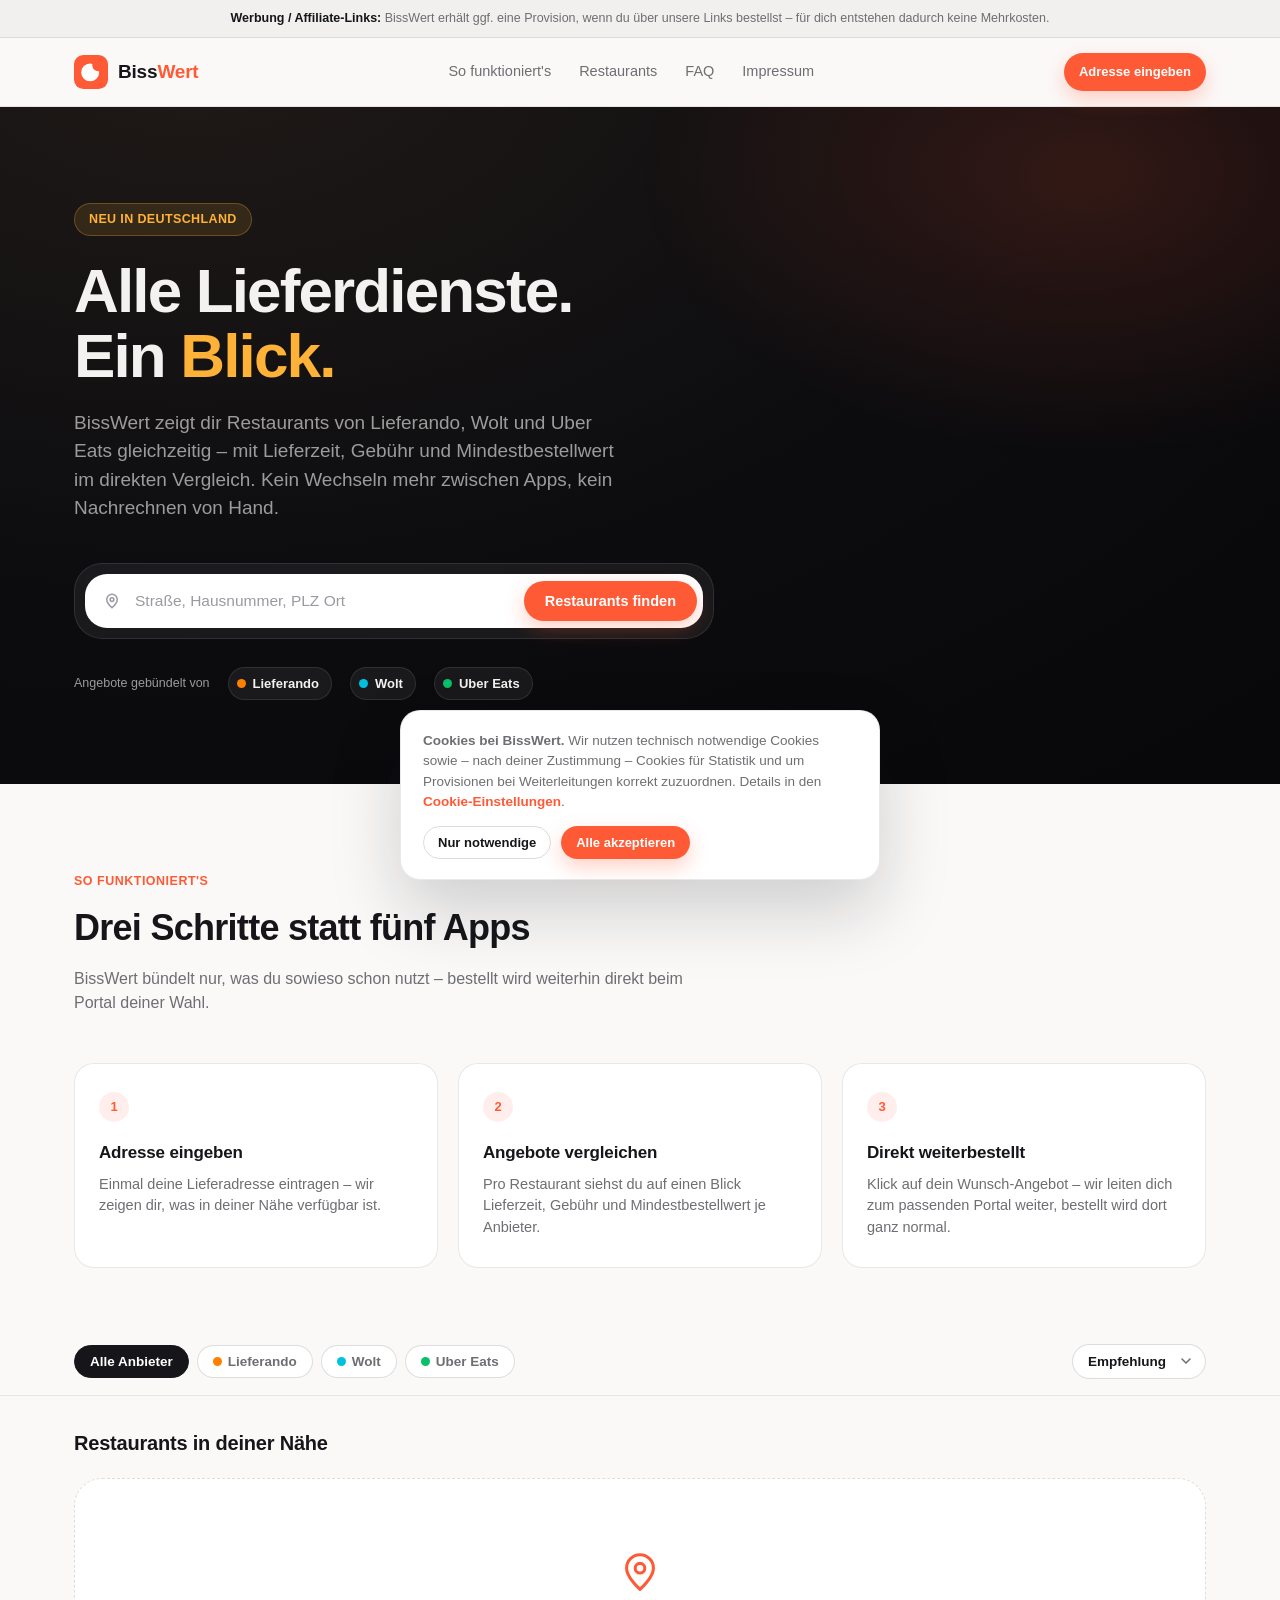
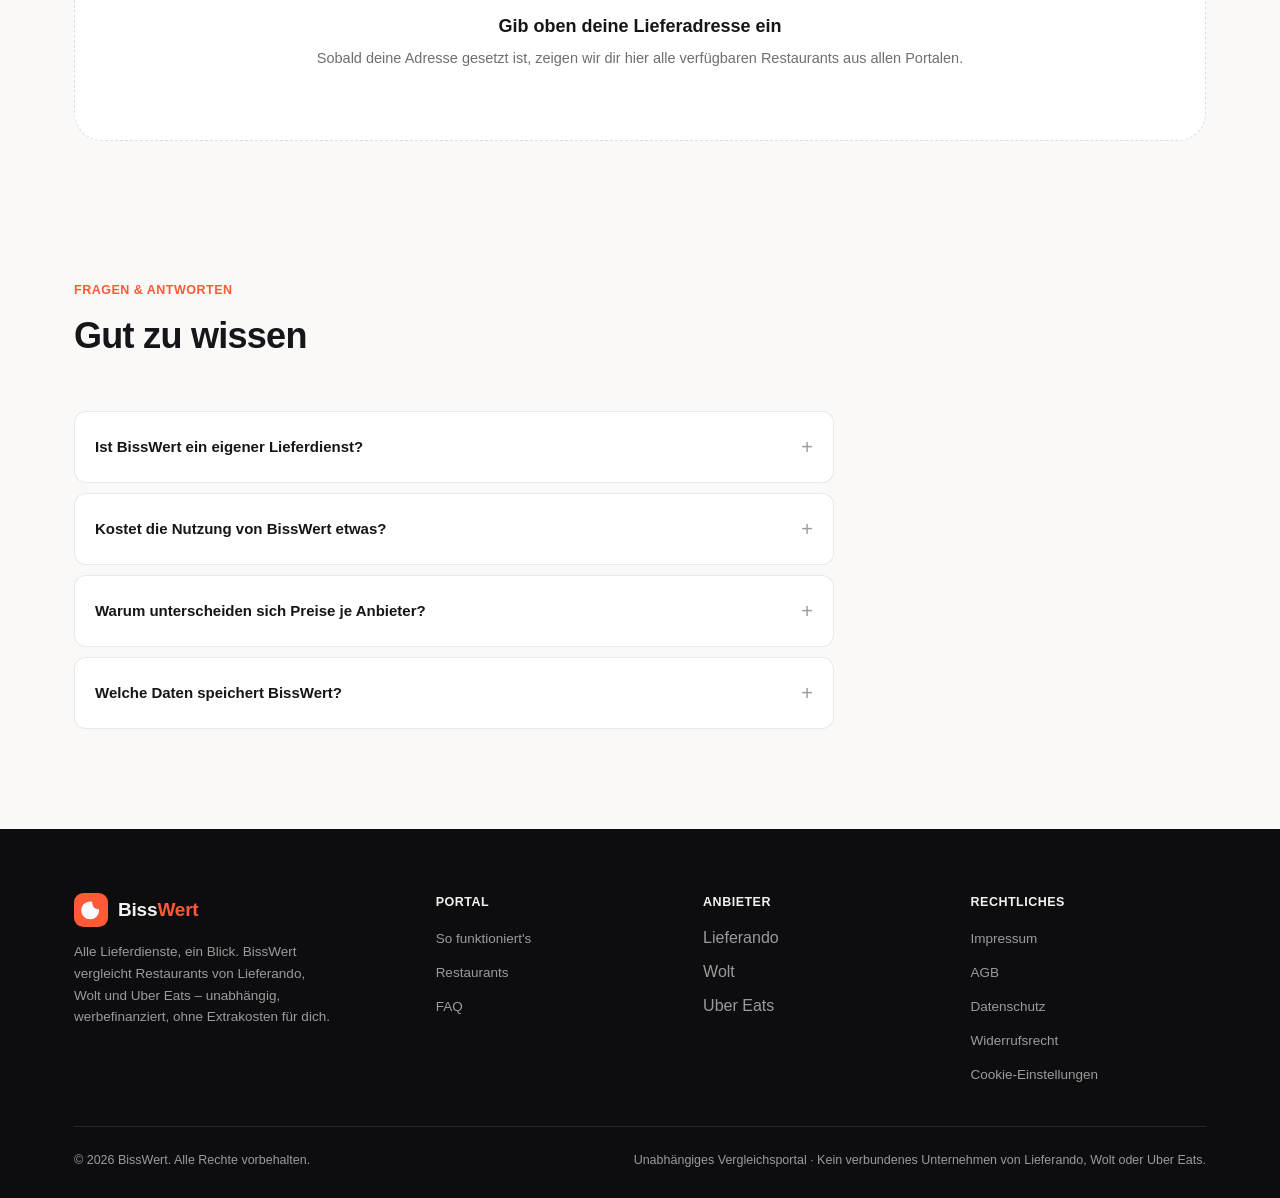
<file: index.html>
<!DOCTYPE html>
<html lang="de">
<head>
<meta charset="UTF-8" />
<meta name="viewport" content="width=device-width, initial-scale=1, viewport-fit=cover" />
<title>BissWert – Alle Lieferdienste. Ein Blick.</title>
<meta name="description" content="BissWert vergleicht Restaurants von Lieferando, Wolt, Uber Eats & Co. auf einen Blick – ohne fünf Apps zu öffnen." />
<link rel="icon" href="data:image/svg+xml,<svg xmlns=%22http://www.w3.org/2000/svg%22 viewBox=%220 0 40 40%22><rect width=%2240%22 height=%2240%22 rx=%2211%22 fill=%22%23ff5a36%22/><circle cx=%2220%22 cy=%2220%22 r=%2211%22 fill=%22white%22/><circle cx=%2229%22 cy=%2213%22 r=%227%22 fill=%22%23ff5a36%22/></svg>" />
<link rel="stylesheet" href="style.css" />
</head>
<body>

<div class="ad-disclosure">
  <b>Werbung / Affiliate-Links:</b> BissWert erhält ggf. eine Provision, wenn du über unsere Links bestellst – für dich entstehen dadurch keine Mehrkosten.
</div>

<header class="site-header">
  <div class="container">
    <a href="index.html" class="brand" aria-label="BissWert – Startseite">
      <svg class="logo-mark" viewBox="0 0 40 40" xmlns="http://www.w3.org/2000/svg" aria-hidden="true">
        <rect width="40" height="40" rx="11" fill="#FF5A36"/>
        <circle cx="19" cy="20.5" r="10.5" fill="#ffffff"/>
        <circle cx="28.5" cy="12" r="7" fill="#FF5A36"/>
      </svg>
      <span class="brand-name">Biss<b>Wert</b></span>
    </a>
    <nav class="main-nav" aria-label="Hauptnavigation">
      <a href="#so-funktionierts">So funktioniert's</a>
      <a href="#results-section">Restaurants</a>
      <a href="#faq">FAQ</a>
      <a href="legal.html#impressum">Impressum</a>
    </nav>
    <div class="header-actions">
      <button class="address-pill" id="address-pill" type="button">
        <svg viewBox="0 0 24 24" fill="none" stroke="currentColor" stroke-width="2"><path d="M12 21s-7-6.1-7-11a7 7 0 1 1 14 0c0 4.9-7 11-7 11z"/><circle cx="12" cy="10" r="2.5"/></svg>
        <span id="address-pill-text"></span>
      </button>
      <a href="#address-input" class="btn btn-primary btn-sm" id="cta-header">Adresse eingeben</a>
    </div>
  </div>
</header>

<section class="hero">
  <div class="container">
    <span class="eyebrow">Neu in Deutschland</span>
    <h1>Alle Lieferdienste.<br>Ein <span>Blick.</span></h1>
    <p class="hero-sub">
      BissWert zeigt dir Restaurants von Lieferando, Wolt und Uber Eats gleichzeitig –
      mit Lieferzeit, Gebühr und Mindestbestellwert im direkten Vergleich. Kein Wechseln
      mehr zwischen Apps, kein Nachrechnen von Hand.
    </p>

    <form class="search-card" id="address-form">
      <div class="search-row">
        <svg viewBox="0 0 24 24" fill="none" stroke="currentColor" stroke-width="2"><path d="M12 21s-7-6.1-7-11a7 7 0 1 1 14 0c0 4.9-7 11-7 11z"/><circle cx="12" cy="10" r="2.5"/></svg>
        <input id="address-input" type="text" placeholder="Straße, Hausnummer, PLZ Ort" autocomplete="street-address" aria-label="Lieferadresse eingeben" />
        <button class="btn btn-primary" type="submit">Restaurants finden</button>
      </div>
    </form>

    <div class="trust-row">
      <span class="label">Angebote gebündelt von</span>
      <span class="provider-chip"><span class="dot" style="background:#ff8000"></span>Lieferando</span>
      <span class="provider-chip"><span class="dot" style="background:#00c2e0"></span>Wolt</span>
      <span class="provider-chip"><span class="dot" style="background:#06c167"></span>Uber Eats</span>
    </div>
  </div>
</section>

<section class="steps-section" id="so-funktionierts">
  <div class="container">
    <div class="section-head">
      <div class="section-eyebrow">So funktioniert's</div>
      <h2>Drei Schritte statt fünf Apps</h2>
      <p>BissWert bündelt nur, was du sowieso schon nutzt – bestellt wird weiterhin direkt beim Portal deiner Wahl.</p>
    </div>
    <div class="steps-grid">
      <div class="step-card">
        <div class="step-num">1</div>
        <h3>Adresse eingeben</h3>
        <p>Einmal deine Lieferadresse eintragen – wir zeigen dir, was in deiner Nähe verfügbar ist.</p>
      </div>
      <div class="step-card">
        <div class="step-num">2</div>
        <h3>Angebote vergleichen</h3>
        <p>Pro Restaurant siehst du auf einen Blick Lieferzeit, Gebühr und Mindestbestellwert je Anbieter.</p>
      </div>
      <div class="step-card">
        <div class="step-num">3</div>
        <h3>Direkt weiterbestellt</h3>
        <p>Klick auf dein Wunsch-Angebot – wir leiten dich zum passenden Portal weiter, bestellt wird dort ganz normal.</p>
      </div>
    </div>
  </div>
</section>

<section class="results-section" id="results-section">
  <div class="filter-bar">
    <div class="container">
      <div class="filter-chips">
        <button class="chip is-active" data-provider="all">Alle Anbieter</button>
        <button class="chip" data-provider="lieferando"><span class="dot" style="background:#ff8000"></span>Lieferando</button>
        <button class="chip" data-provider="wolt"><span class="dot" style="background:#00c2e0"></span>Wolt</button>
        <button class="chip" data-provider="ubereats"><span class="dot" style="background:#06c167"></span>Uber Eats</button>
      </div>
      <select class="sort-select" id="sort-select" aria-label="Sortierung">
        <option value="empfehlung">Empfehlung</option>
        <option value="zeit">Lieferzeit</option>
        <option value="gebuehr">Liefergebühr</option>
        <option value="bewertung">Bewertung</option>
      </select>
    </div>
  </div>

  <div class="container" id="results">
    <div class="results-meta">
      <h2>Restaurants in deiner Nähe</h2>
      <span id="results-count"></span>
    </div>

    <div class="empty-state" id="empty-state">
      <svg class="icon" viewBox="0 0 24 24" fill="none" stroke="currentColor" stroke-width="1.6"><path d="M12 21s-7-6.1-7-11a7 7 0 1 1 14 0c0 4.9-7 11-7 11z"/><circle cx="12" cy="10" r="2.5"/></svg>
      <h3>Gib oben deine Lieferadresse ein</h3>
      <p>Sobald deine Adresse gesetzt ist, zeigen wir dir hier alle verfügbaren Restaurants aus allen Portalen.</p>
    </div>

    <div class="restaurant-grid" id="restaurant-grid" style="display:none;"></div>
  </div>
</section>

<section class="faq-section" id="faq">
  <div class="container">
    <div class="section-head">
      <div class="section-eyebrow">Fragen &amp; Antworten</div>
      <h2>Gut zu wissen</h2>
    </div>
    <div class="faq-list">
      <details class="faq-item">
        <summary>Ist BissWert ein eigener Lieferdienst?</summary>
        <p>Nein. BissWert liefert nicht selbst und schließt keine Verträge über Speisen ab. Wir zeigen dir gebündelt, was Lieferando, Wolt und Uber Eats in deiner Nähe anbieten – bestellt wird direkt beim jeweiligen Portal.</p>
      </details>
      <details class="faq-item">
        <summary>Kostet die Nutzung von BissWert etwas?</summary>
        <p>Nein, die Nutzung ist für dich kostenlos. Wir finanzieren uns über Provisionen der Partnerportale, wenn du über einen unserer Links bestellst.</p>
      </details>
      <details class="faq-item">
        <summary>Warum unterscheiden sich Preise je Anbieter?</summary>
        <p>Liefergebühren, Mindestbestellwerte und teils auch Speisepreise werden von jedem Portal selbst festgelegt und können sich kurzfristig ändern. Die finalen Angaben siehst du immer auf der Seite des jeweiligen Anbieters.</p>
      </details>
      <details class="faq-item">
        <summary>Welche Daten speichert BissWert?</summary>
        <p>Details dazu findest du in unserer <a href="legal.html#datenschutz" style="color:var(--accent); font-weight:600;">Datenschutzerklärung</a>.</p>
      </details>
    </div>
  </div>
</section>

<footer class="site-footer">
  <div class="container">
    <div class="footer-grid">
      <div class="footer-brand">
        <a href="index.html" class="brand" aria-label="BissWert – Startseite">
          <svg class="logo-mark" viewBox="0 0 40 40" xmlns="http://www.w3.org/2000/svg" aria-hidden="true">
            <rect width="40" height="40" rx="11" fill="#FF5A36"/>
            <circle cx="19" cy="20.5" r="10.5" fill="#ffffff"/>
            <circle cx="28.5" cy="12" r="7" fill="#FF5A36"/>
          </svg>
          <span class="brand-name">Biss<b>Wert</b></span>
        </a>
        <p>Alle Lieferdienste, ein Blick. BissWert vergleicht Restaurants von Lieferando, Wolt und Uber Eats – unabhängig, werbefinanziert, ohne Extrakosten für dich.</p>
      </div>
      <div class="footer-col">
        <h4>Portal</h4>
        <ul>
          <li><a href="index.html#so-funktionierts">So funktioniert's</a></li>
          <li><a href="index.html#results-section">Restaurants</a></li>
          <li><a href="index.html#faq">FAQ</a></li>
        </ul>
      </div>
      <div class="footer-col">
        <h4>Anbieter</h4>
        <ul>
          <li><span>Lieferando</span></li>
          <li><span>Wolt</span></li>
          <li><span>Uber Eats</span></li>
        </ul>
      </div>
      <div class="footer-col">
        <h4>Rechtliches</h4>
        <ul>
          <li><a href="legal.html#impressum">Impressum</a></li>
          <li><a href="legal.html#agb">AGB</a></li>
          <li><a href="legal.html#datenschutz">Datenschutz</a></li>
          <li><a href="legal.html#widerruf">Widerrufsrecht</a></li>
          <li><a href="legal.html#cookies">Cookie-Einstellungen</a></li>
        </ul>
      </div>
    </div>
    <div class="footer-bottom">
      <span>© <span id="year"></span> BissWert. Alle Rechte vorbehalten.</span>
      <span>Unabhängiges Vergleichsportal · Kein verbundenes Unternehmen von Lieferando, Wolt oder Uber Eats.</span>
    </div>
  </div>
</footer>

<div class="cookie-banner" id="cookie-banner">
  <p><b>Cookies bei BissWert.</b> Wir nutzen technisch notwendige Cookies sowie – nach deiner Zustimmung – Cookies für Statistik und um Provisionen bei Weiterleitungen korrekt zuzuordnen. Details in den <a href="legal.html#cookies" style="color:var(--accent); font-weight:600;">Cookie-Einstellungen</a>.</p>
  <div class="cookie-actions">
    <button class="btn btn-ghost btn-sm" id="cookie-necessary">Nur notwendige</button>
    <button class="btn btn-primary btn-sm" id="cookie-accept">Alle akzeptieren</button>
  </div>
</div>

<div class="toast" id="toast"></div>

<script>document.getElementById("year").textContent = new Date().getFullYear();</script>
<script src="config.js"></script>
<script src="app.js"></script>
</body>
</html>
</file>
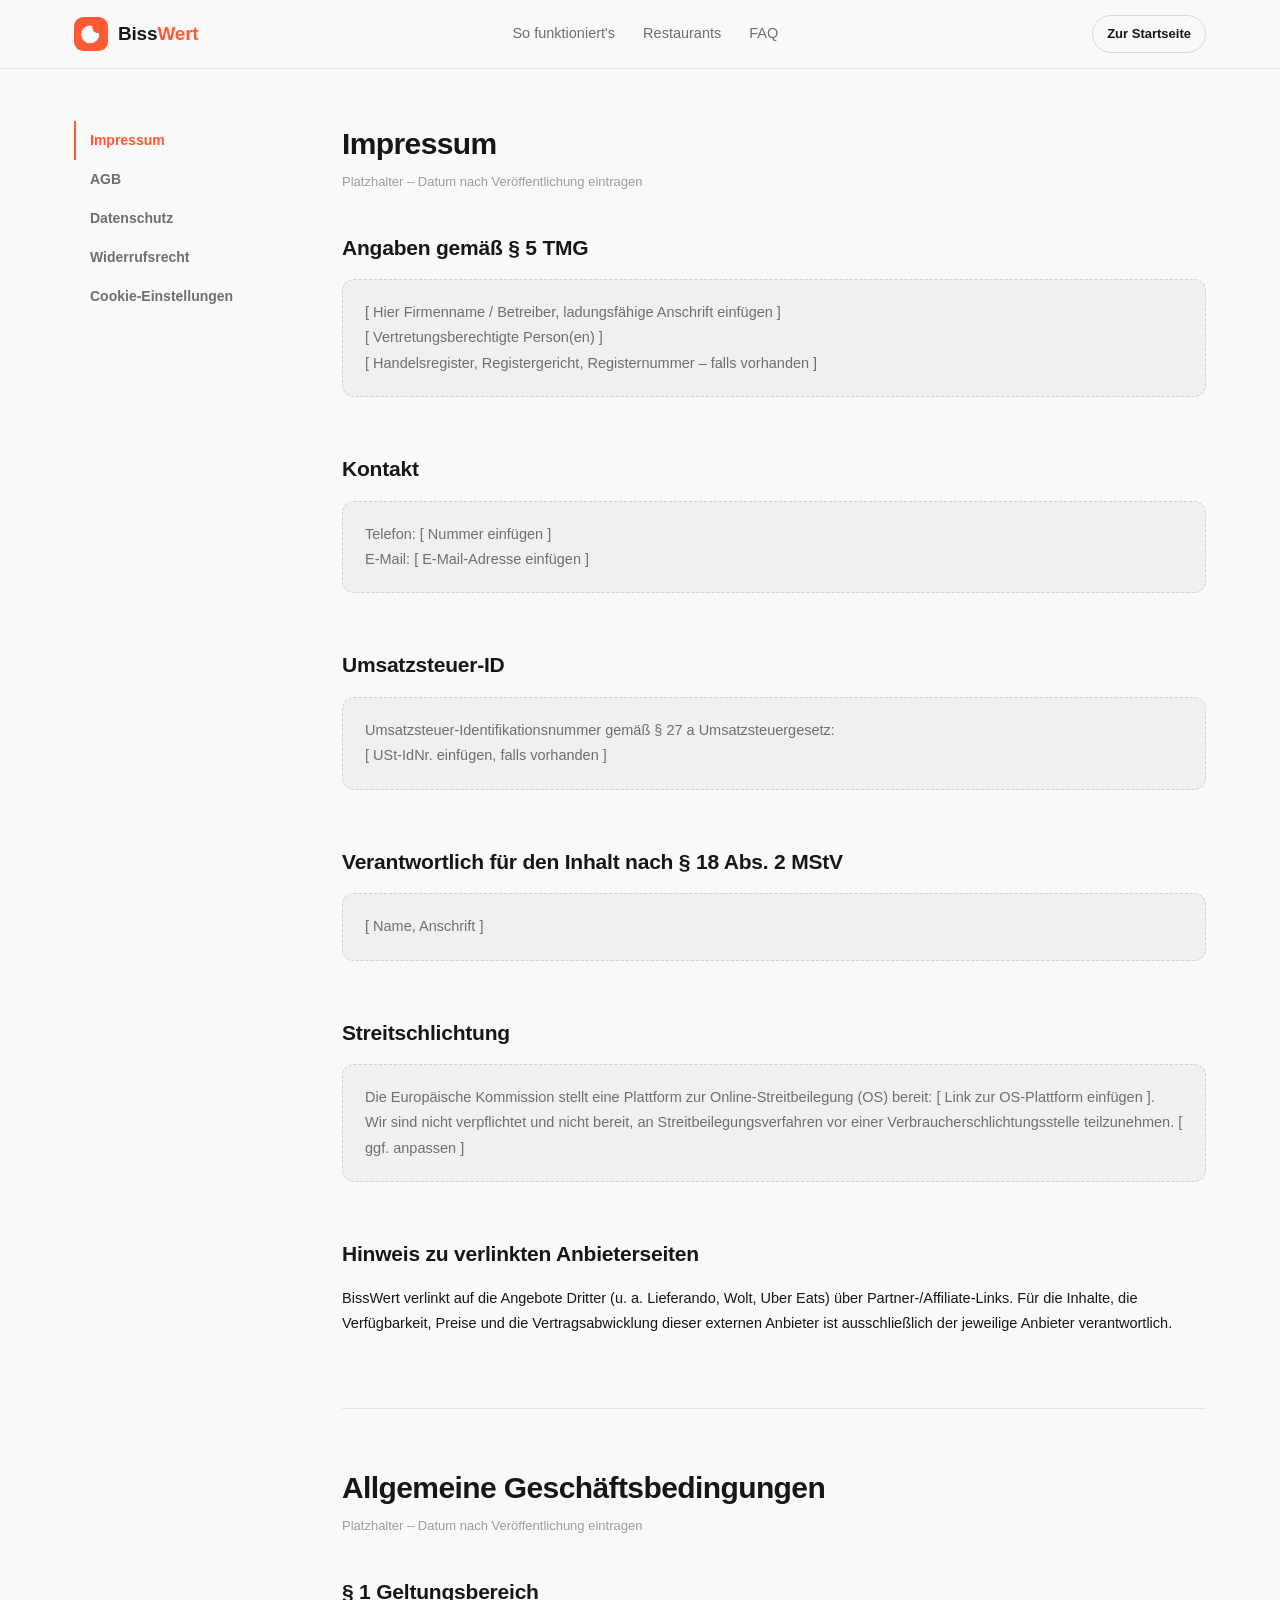
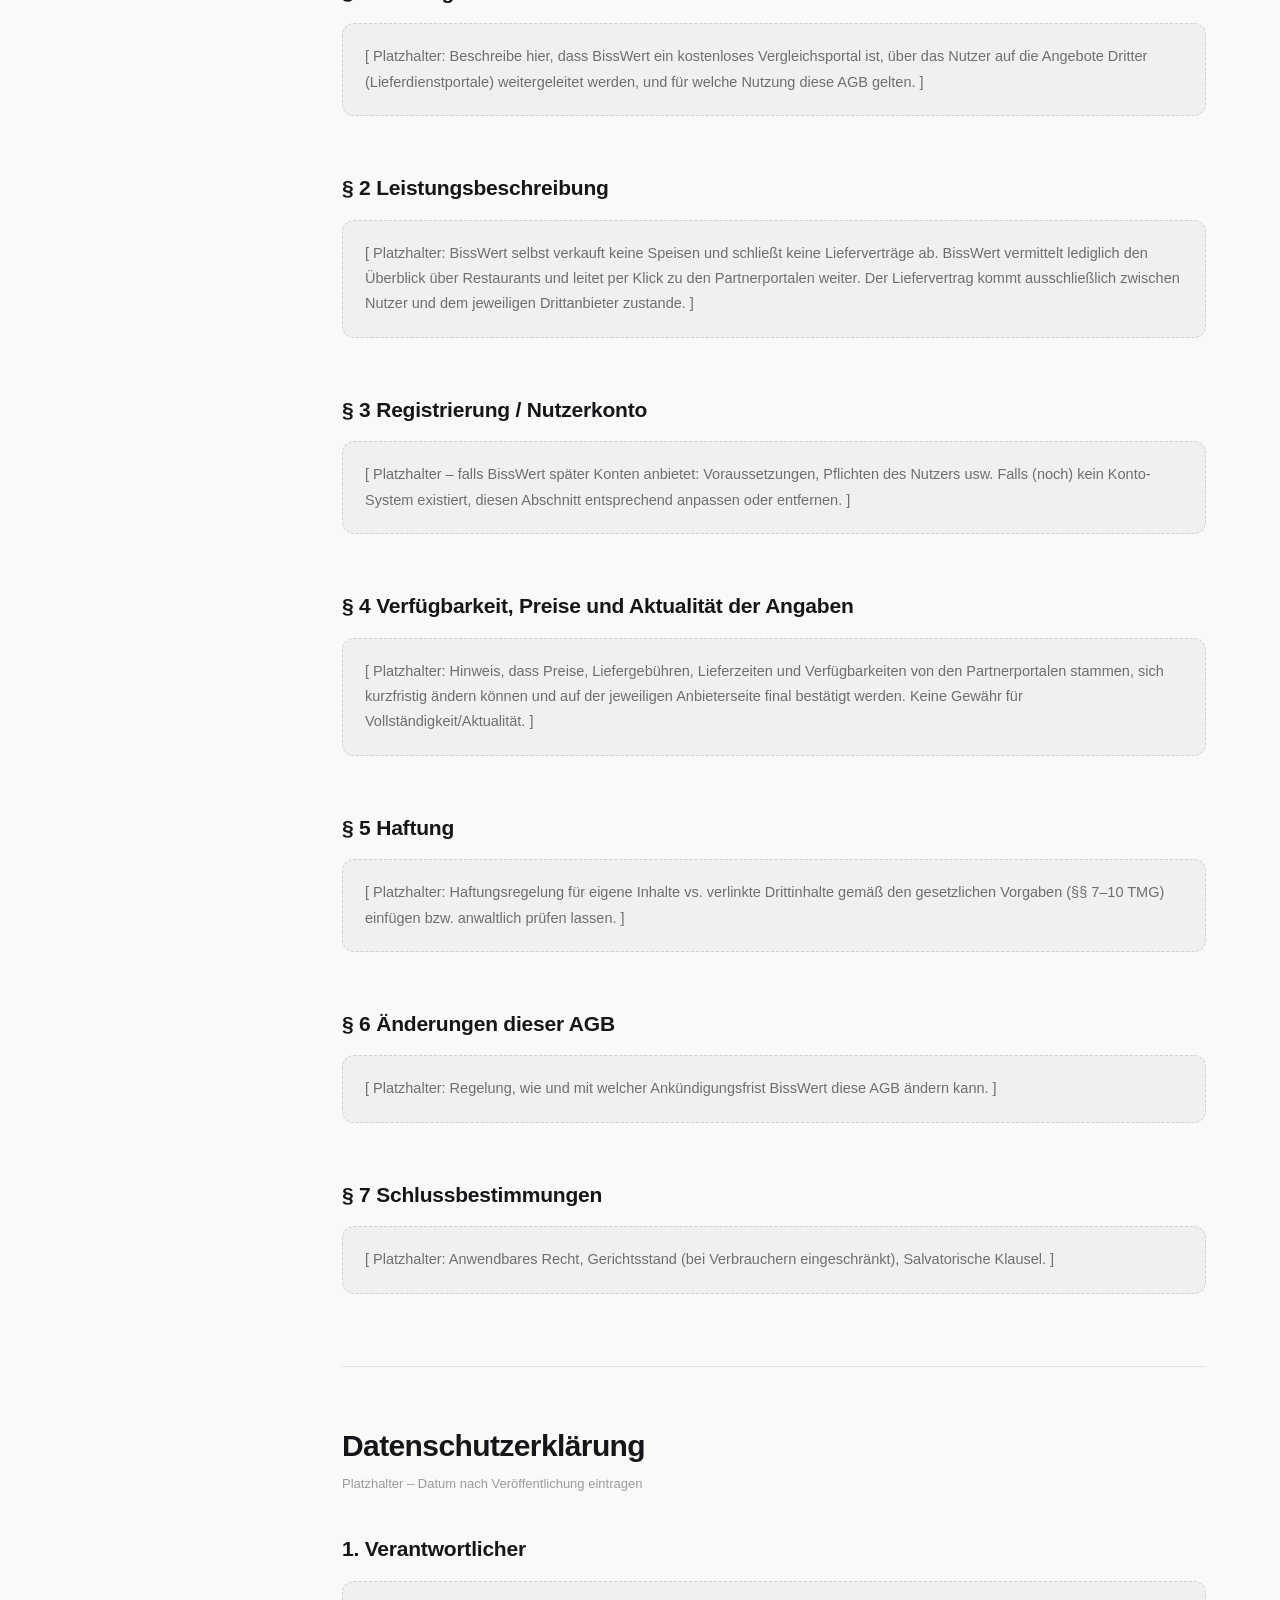
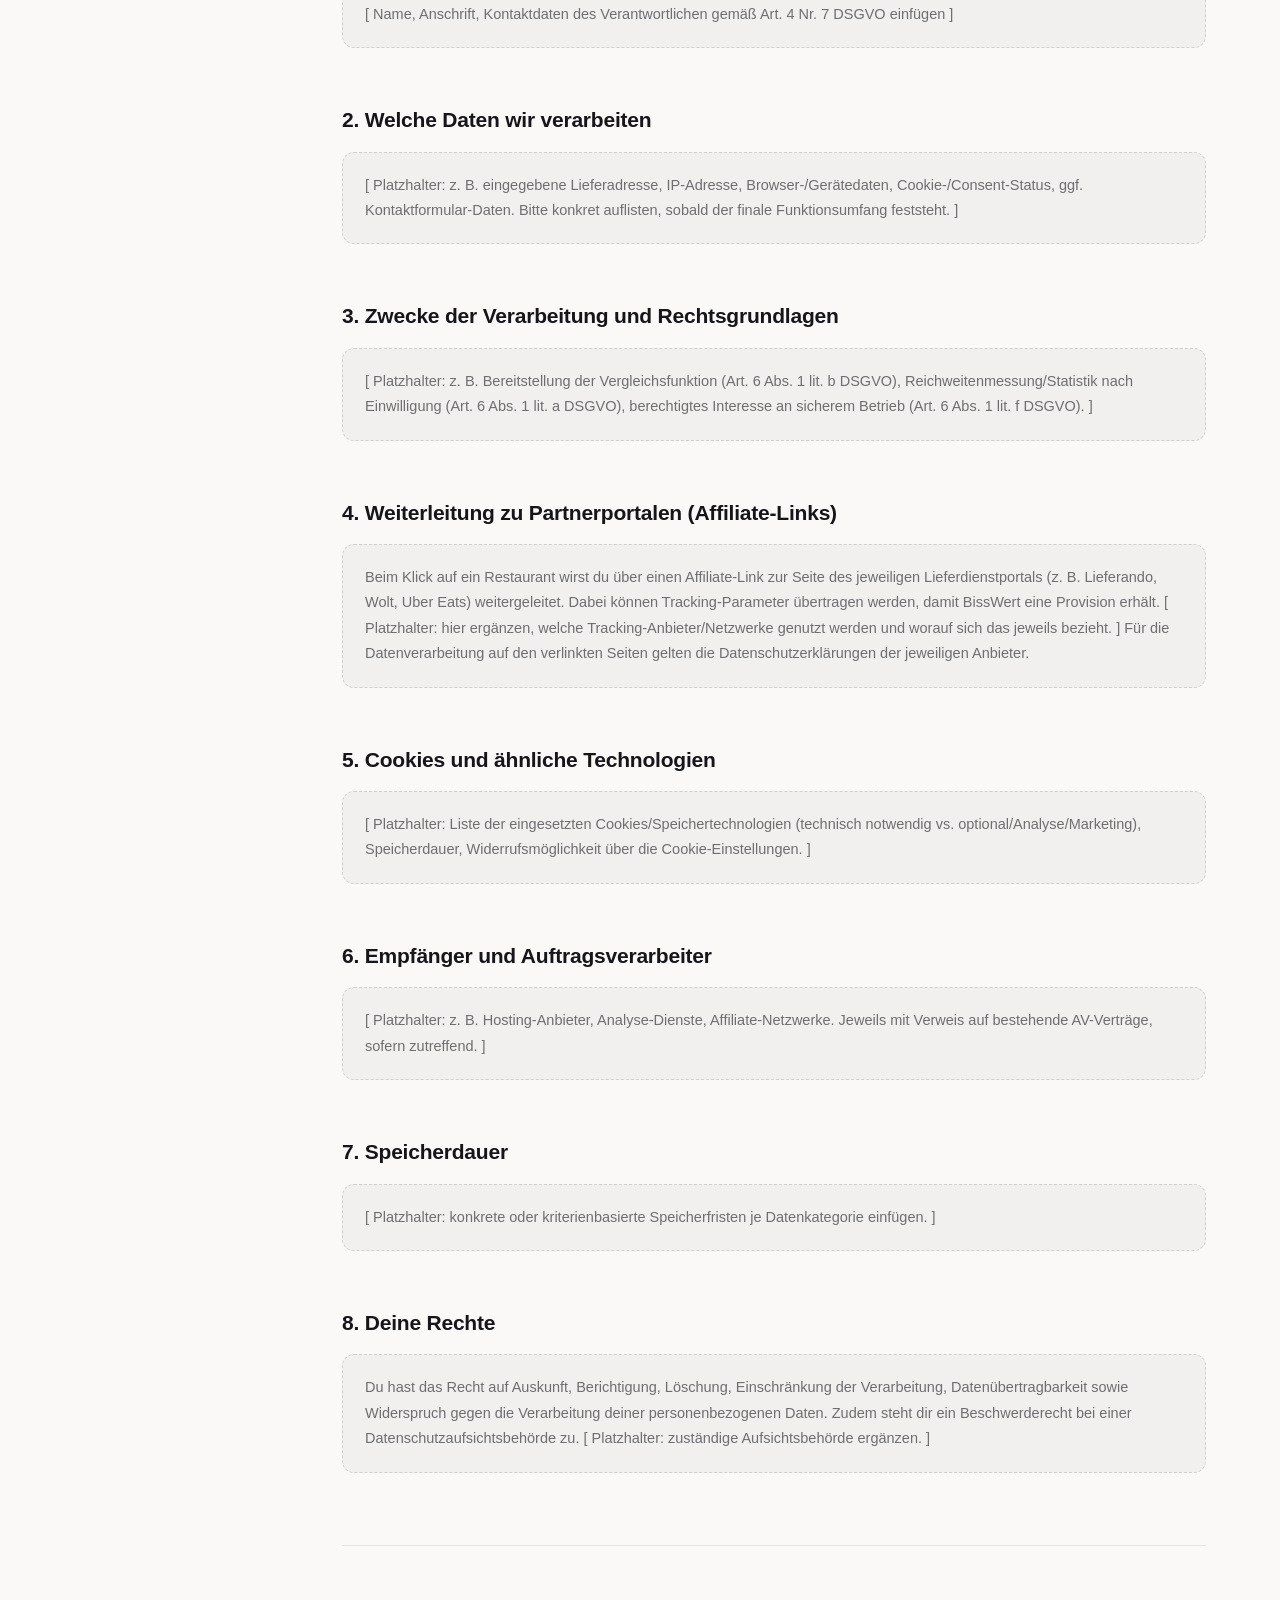
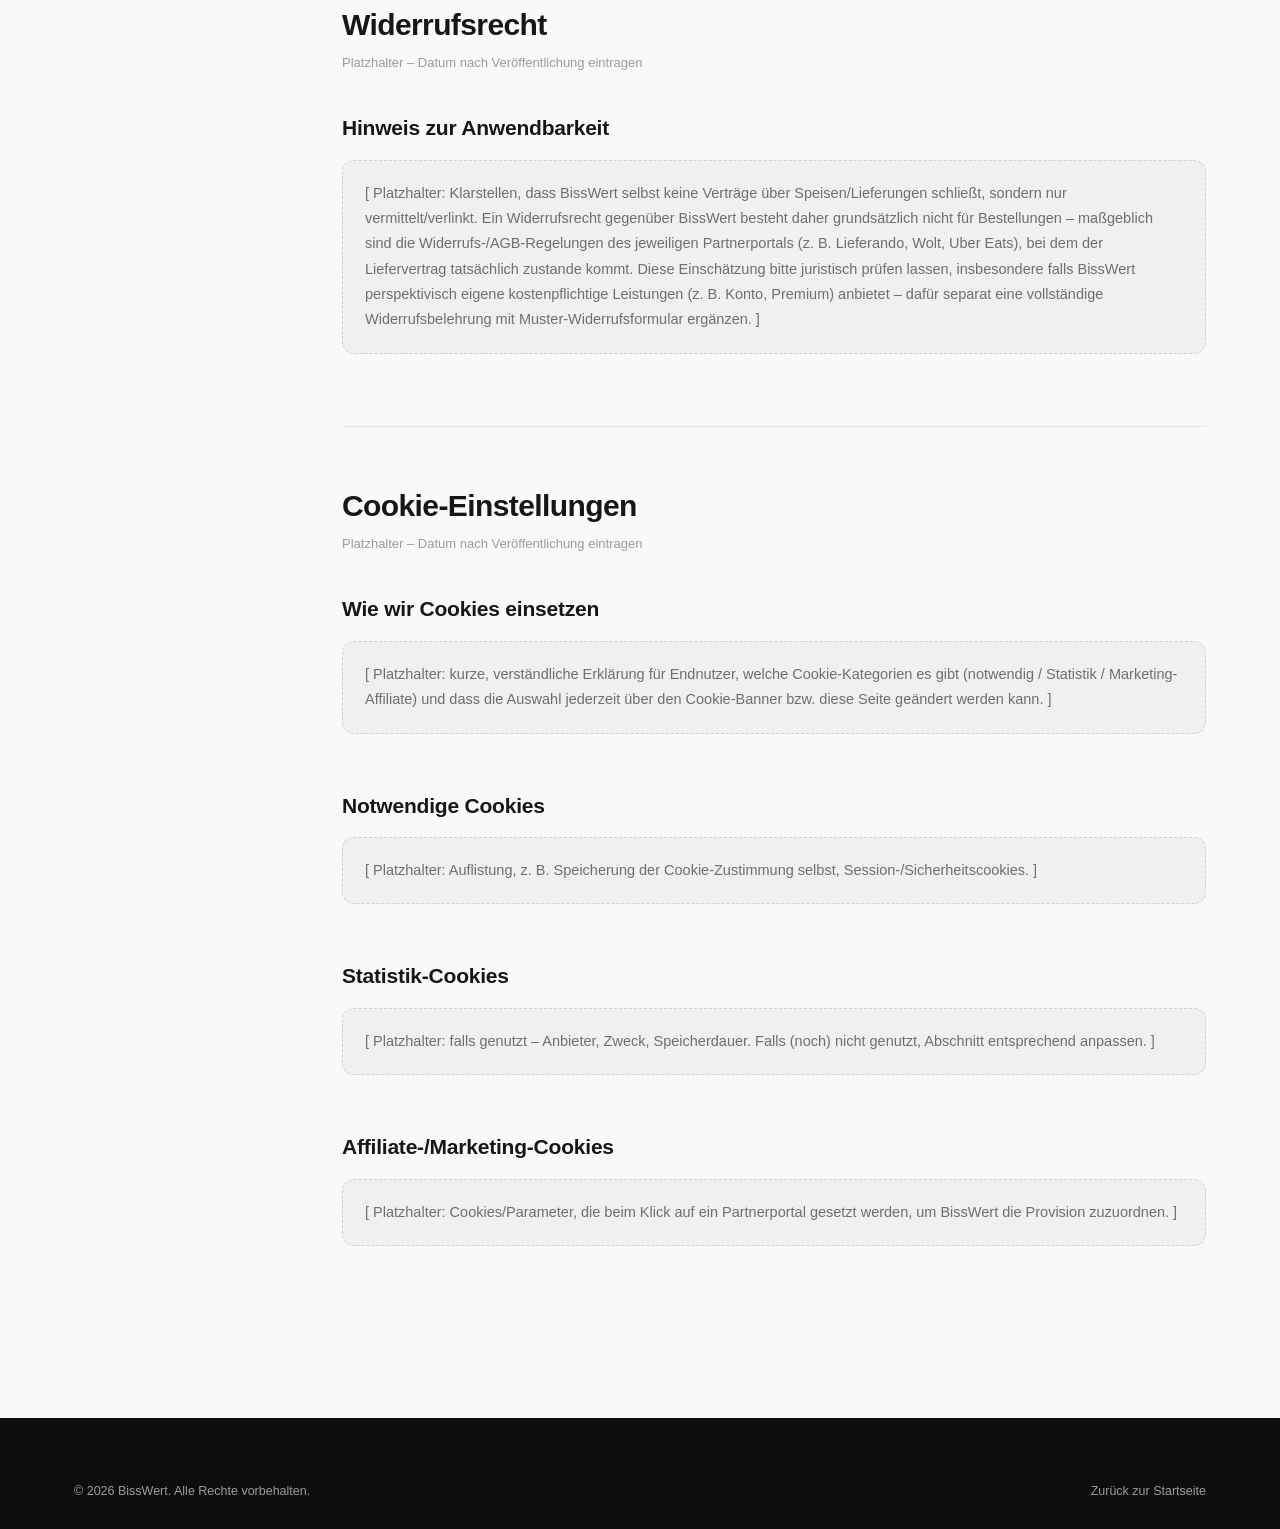
<file: legal.html>
<!DOCTYPE html>
<html lang="de">
<head>
<meta charset="UTF-8" />
<meta name="viewport" content="width=device-width, initial-scale=1" />
<title>Rechtliches – BissWert</title>
<meta name="robots" content="noindex" />
<link rel="stylesheet" href="style.css" />
</head>
<body>

<header class="site-header">
  <div class="container">
    <a href="index.html" class="brand" aria-label="BissWert – Startseite">
      <svg class="logo-mark" viewBox="0 0 40 40" xmlns="http://www.w3.org/2000/svg" aria-hidden="true">
        <rect width="40" height="40" rx="11" fill="#FF5A36"/>
        <circle cx="19" cy="20.5" r="10.5" fill="#ffffff"/>
        <circle cx="28.5" cy="12" r="7" fill="#FF5A36"/>
      </svg>
      <span class="brand-name">Biss<b>Wert</b></span>
    </a>
    <nav class="main-nav" aria-label="Hauptnavigation">
      <a href="index.html#so-funktionierts">So funktioniert's</a>
      <a href="index.html#results-section">Restaurants</a>
      <a href="index.html#faq">FAQ</a>
    </nav>
    <div class="header-actions">
      <a href="index.html" class="btn btn-ghost btn-sm">Zur Startseite</a>
    </div>
  </div>
</header>

<section class="legal-shell">
  <div class="container legal-layout">
    <nav class="legal-nav" id="legal-nav" aria-label="Rechtliche Seiten">
      <a href="#impressum">Impressum</a>
      <a href="#agb">AGB</a>
      <a href="#datenschutz">Datenschutz</a>
      <a href="#widerruf">Widerrufsrecht</a>
      <a href="#cookies">Cookie-Einstellungen</a>
    </nav>
    <div class="legal-doc" id="legal-doc">
      <!-- Wird per JavaScript aus legal-content.js befüllt -->
    </div>
  </div>
</section>

<footer class="site-footer">
  <div class="container">
    <div class="footer-bottom" style="border-top:none; padding-top:0;">
      <span>© <span id="year"></span> BissWert. Alle Rechte vorbehalten.</span>
      <a href="index.html">Zurück zur Startseite</a>
    </div>
  </div>
</footer>

<script>document.getElementById("year").textContent = new Date().getFullYear();</script>
<script src="legal-content.js"></script>
<script>
  (function () {
    const doc = document.getElementById("legal-doc");
    const order = ["impressum", "agb", "datenschutz", "widerruf", "cookies"];

    function isPlaceholder(text) {
      return /\[.*\]/.test(text);
    }

    doc.innerHTML = order.map((key) => {
      const section = LEGAL_CONTENT[key];
      const blocks = section.blocks.map((b) => {
        const filled = !isPlaceholder(b.text);
        return `
          <div class="legal-block">
            <h2>${b.heading}</h2>
            <div class="placeholder-text ${filled ? "is-filled" : ""}">${b.text}</div>
          </div>`;
      }).join("");
      return `
        <section id="${key}" style="margin-bottom:72px; scroll-margin-top:90px;">
          <h1>${section.title}</h1>
          <p class="updated">${section.updated}</p>
          ${blocks}
        </section>`;
    }).join("<hr style='border:none;border-top:1px solid var(--line); margin:0 0 56px;'>");

    // Aktiven Link in der Seitennavigation markieren
    const navLinks = document.querySelectorAll("#legal-nav a");
    const sections = order.map((id) => document.getElementById(id));
    function updateActive() {
      let current = sections[0];
      sections.forEach((s) => {
        if (s.getBoundingClientRect().top - 120 <= 0) current = s;
      });
      navLinks.forEach((a) => a.classList.toggle("is-active", a.getAttribute("href") === "#" + current.id));
    }
    document.addEventListener("scroll", updateActive, { passive: true });
    updateActive();
  })();
</script>
</body>
</html>
</file>
<file: style.css>
/* =========================================================
   BissWert – Stylesheet
   Design-Tokens ganz oben. Farben/Radien/Schatten hier zentral
   anpassen, der Rest der Datei referenziert nur die Variablen.
   ========================================================= */

:root {
  /* Farben */
  --ink: #16161a;
  --ink-soft: #6e6e73;
  --ink-faint: #9a9aa1;
  --paper: #faf9f8;
  --paper-alt: #f1f0ee;
  --card: #ffffff;
  --line: rgba(20, 20, 22, 0.09);
  --line-strong: rgba(20, 20, 22, 0.14);

  --accent: #ff5a36;       /* Coral – Haupt-CTA-Farbe */
  --accent-dark: #e2481f;
  --accent-ink: #ffffff;
  --gold: #ffb238;         /* für "bester Preis" Badges */
  --success: #2fb768;

  --deep: #0d0d10;         /* Hero-Hintergrund */
  --deep-card: #1a1a1e;
  --deep-line: rgba(255, 255, 255, 0.1);
  --deep-text: #f3f2f0;
  --deep-text-soft: rgba(243, 242, 240, 0.62);

  /* Anbieterfarben – nur als kleine Akzent-Punkte, keine Logos/IP */
  --c-lieferando: #ff8000;
  --c-wolt: #00c2e0;
  --c-ubereats: #06c167;

  /* Radien */
  --radius-lg: 28px;
  --radius-md: 20px;
  --radius-sm: 12px;
  --radius-pill: 999px;

  /* Schatten */
  --shadow-sm: 0 1px 2px rgba(16, 16, 20, 0.05), 0 1px 1px rgba(16, 16, 20, 0.03);
  --shadow-md: 0 10px 30px rgba(16, 16, 20, 0.08);
  --shadow-lg: 0 30px 70px rgba(16, 16, 20, 0.18);

  --ease: cubic-bezier(0.22, 1, 0.36, 1);
  --font: -apple-system, BlinkMacSystemFont, "SF Pro Display", "SF Pro Text",
    "Inter", "Segoe UI", Roboto, Helvetica, Arial, sans-serif;
}

* { box-sizing: border-box; }
html { scroll-behavior: smooth; }

body {
  margin: 0;
  font-family: var(--font);
  color: var(--ink);
  background: var(--paper);
  -webkit-font-smoothing: antialiased;
  line-height: 1.5;
}

img, svg { display: block; max-width: 100%; }
a { color: inherit; text-decoration: none; }
button { font-family: inherit; cursor: pointer; }
ul { margin: 0; padding: 0; list-style: none; }

:focus-visible {
  outline: 2px solid var(--accent);
  outline-offset: 3px;
  border-radius: 6px;
}

.container {
  width: 100%;
  max-width: 1180px;
  margin: 0 auto;
  padding: 0 24px;
}

/* ---------- Kopfzeile ---------- */
.site-header {
  position: sticky;
  top: 0;
  z-index: 40;
  background: rgba(250, 249, 248, 0.82);
  backdrop-filter: saturate(180%) blur(16px);
  -webkit-backdrop-filter: saturate(180%) blur(16px);
  border-bottom: 1px solid var(--line);
}
.site-header .container {
  display: flex;
  align-items: center;
  justify-content: space-between;
  height: 68px;
}
.brand { display: flex; align-items: center; gap: 10px; }
.brand .logo-mark { width: 34px; height: 34px; }
.brand-name {
  font-size: 19px;
  font-weight: 700;
  letter-spacing: -0.01em;
}
.brand-name b { color: var(--accent); }

.main-nav { display: flex; align-items: center; gap: 28px; }
.main-nav a {
  font-size: 14.5px;
  font-weight: 500;
  color: var(--ink-soft);
  transition: color 0.2s var(--ease);
}
.main-nav a:hover { color: var(--ink); }

.header-actions { display: flex; align-items: center; gap: 10px; }
.address-pill {
  display: none;
  align-items: center;
  gap: 8px;
  font-size: 13.5px;
  font-weight: 600;
  background: var(--paper-alt);
  border: 1px solid var(--line);
  border-radius: var(--radius-pill);
  padding: 8px 14px 8px 12px;
}
.address-pill.is-visible { display: inline-flex; }
.address-pill svg { width: 14px; height: 14px; opacity: 0.6; }

.btn {
  display: inline-flex;
  align-items: center;
  justify-content: center;
  gap: 8px;
  font-size: 14.5px;
  font-weight: 600;
  border-radius: var(--radius-pill);
  border: 1px solid transparent;
  padding: 11px 20px;
  transition: transform 0.18s var(--ease), background 0.18s var(--ease), box-shadow 0.18s var(--ease);
}
.btn:active { transform: scale(0.97); }
.btn-primary {
  background: var(--accent);
  color: var(--accent-ink);
  box-shadow: 0 8px 20px rgba(255, 90, 54, 0.28);
}
.btn-primary:hover { background: var(--accent-dark); }
.btn-ghost {
  background: transparent;
  border-color: var(--line-strong);
  color: var(--ink);
}
.btn-ghost:hover { background: var(--paper-alt); }
.btn-sm { padding: 8px 14px; font-size: 13px; }

/* ---------- Hero ---------- */
.hero {
  background: radial-gradient(120% 140% at 15% -10%, #201a17 0%, var(--deep) 55%, #08080a 100%);
  color: var(--deep-text);
  padding: 96px 0 84px;
  position: relative;
  overflow: hidden;
}
.hero::after {
  content: "";
  position: absolute;
  inset: 0;
  background: radial-gradient(50% 60% at 85% 10%, rgba(255, 90, 54, 0.16), transparent 70%);
  pointer-events: none;
}
.hero .container { position: relative; }
.eyebrow {
  display: inline-flex;
  align-items: center;
  gap: 8px;
  font-size: 12.5px;
  font-weight: 600;
  letter-spacing: 0.03em;
  text-transform: uppercase;
  color: var(--gold);
  background: rgba(255, 178, 56, 0.12);
  border: 1px solid rgba(255, 178, 56, 0.28);
  padding: 6px 14px;
  border-radius: var(--radius-pill);
  margin-bottom: 22px;
}
.hero h1 {
  font-size: clamp(34px, 5.6vw, 62px);
  line-height: 1.06;
  letter-spacing: -0.03em;
  font-weight: 700;
  margin: 0 0 20px;
  max-width: 780px;
}
.hero h1 span { color: var(--gold); }
.hero-sub {
  font-size: clamp(16px, 2vw, 19px);
  color: var(--deep-text-soft);
  max-width: 560px;
  margin: 0 0 40px;
}

.search-card {
  background: rgba(255, 255, 255, 0.06);
  border: 1px solid var(--deep-line);
  border-radius: var(--radius-lg);
  padding: 10px;
  max-width: 640px;
  backdrop-filter: blur(6px);
}
.search-row {
  display: flex;
  align-items: center;
  gap: 6px;
  background: var(--card);
  border-radius: calc(var(--radius-lg) - 6px);
  padding: 6px 6px 6px 18px;
}
.search-row svg { width: 18px; height: 18px; color: var(--ink-faint); flex-shrink: 0; }
.search-row input {
  flex: 1;
  border: none;
  outline: none;
  font-size: 15.5px;
  font-family: inherit;
  padding: 12px 8px;
  color: var(--ink);
  background: transparent;
}
.search-row input::placeholder { color: var(--ink-faint); }
.search-row .btn { white-space: nowrap; }

.trust-row {
  display: flex;
  align-items: center;
  flex-wrap: wrap;
  gap: 18px;
  margin-top: 28px;
}
.trust-row span.label {
  font-size: 12.5px;
  color: var(--deep-text-soft);
}
.provider-chip {
  display: inline-flex;
  align-items: center;
  gap: 7px;
  font-size: 13px;
  font-weight: 600;
  color: var(--deep-text);
  background: rgba(255, 255, 255, 0.06);
  border: 1px solid var(--deep-line);
  padding: 6px 12px 6px 8px;
  border-radius: var(--radius-pill);
}
.dot { width: 9px; height: 9px; border-radius: 50%; flex-shrink: 0; }

/* ---------- Ad-Disclosure ---------- */
.ad-disclosure {
  background: var(--paper-alt);
  border-bottom: 1px solid var(--line);
  font-size: 12.5px;
  color: var(--ink-soft);
  text-align: center;
  padding: 9px 16px;
}
.ad-disclosure b { color: var(--ink); }

/* ---------- Steps ---------- */
.steps-section { padding: 88px 0 40px; }
.section-head { max-width: 620px; margin-bottom: 48px; }
.section-eyebrow {
  font-size: 12.5px;
  font-weight: 700;
  letter-spacing: 0.04em;
  text-transform: uppercase;
  color: var(--accent);
  margin-bottom: 10px;
}
.section-head h2 {
  font-size: clamp(26px, 3.4vw, 36px);
  letter-spacing: -0.02em;
  margin: 0 0 12px;
}
.section-head p { color: var(--ink-soft); font-size: 16px; margin: 0; }

.steps-grid {
  display: grid;
  grid-template-columns: repeat(3, 1fr);
  gap: 20px;
}
.step-card {
  background: var(--card);
  border: 1px solid var(--line);
  border-radius: var(--radius-md);
  padding: 28px 24px;
}
.step-num {
  font-size: 13px;
  font-weight: 700;
  color: var(--accent);
  background: rgba(255, 90, 54, 0.1);
  width: 30px; height: 30px;
  border-radius: 50%;
  display: flex; align-items: center; justify-content: center;
  margin-bottom: 18px;
}
.step-card h3 { font-size: 17px; margin: 0 0 8px; letter-spacing: -0.01em; }
.step-card p { font-size: 14.5px; color: var(--ink-soft); margin: 0; }

/* ---------- Ergebnisse ---------- */
.results-section { padding: 20px 0 100px; }

.filter-bar {
  position: sticky;
  top: 68px;
  z-index: 30;
  background: rgba(250, 249, 248, 0.9);
  backdrop-filter: blur(14px);
  -webkit-backdrop-filter: blur(14px);
  border-bottom: 1px solid var(--line);
  padding: 16px 0;
  margin-bottom: 32px;
}
.filter-bar .container {
  display: flex;
  align-items: center;
  justify-content: space-between;
  gap: 16px;
  flex-wrap: wrap;
}
.filter-chips { display: flex; gap: 8px; flex-wrap: wrap; }
.chip {
  font-size: 13.5px;
  font-weight: 600;
  padding: 8px 15px;
  border-radius: var(--radius-pill);
  border: 1px solid var(--line-strong);
  background: var(--card);
  color: var(--ink-soft);
  transition: all 0.18s var(--ease);
  display: inline-flex; align-items: center; gap: 6px;
}
.chip:hover { border-color: var(--ink-faint); color: var(--ink); }
.chip.is-active {
  background: var(--ink);
  border-color: var(--ink);
  color: #fff;
}

.sort-select {
  font-family: inherit;
  font-size: 13.5px;
  font-weight: 600;
  color: var(--ink);
  background: var(--card);
  border: 1px solid var(--line-strong);
  border-radius: var(--radius-pill);
  padding: 9px 34px 9px 15px;
  appearance: none;
  background-image: url("data:image/svg+xml,%3Csvg xmlns='http://www.w3.org/2000/svg' width='10' height='6'%3E%3Cpath d='M1 1l4 4 4-4' stroke='%236e6e73' stroke-width='1.5' fill='none' stroke-linecap='round'/%3E%3C/svg%3E");
  background-repeat: no-repeat;
  background-position: right 14px center;
}

.results-meta {
  display: flex;
  align-items: baseline;
  justify-content: space-between;
  margin-bottom: 20px;
}
.results-meta h2 { font-size: 20px; margin: 0; letter-spacing: -0.01em; }
.results-meta span { font-size: 13.5px; color: var(--ink-soft); }

/* Leerer Zustand vor Adresseingabe */
.empty-state {
  text-align: center;
  padding: 70px 20px;
  background: var(--card);
  border: 1px dashed var(--line-strong);
  border-radius: var(--radius-lg);
  color: var(--ink-soft);
}
.empty-state .icon {
  width: 46px; height: 46px;
  margin: 0 auto 18px;
  color: var(--accent);
}
.empty-state h3 { color: var(--ink); font-size: 18px; margin: 0 0 8px; }
.empty-state p { font-size: 14.5px; margin: 0; }

/* Karten-Grid */
.restaurant-grid {
  display: grid;
  grid-template-columns: repeat(3, 1fr);
  gap: 22px;
}

.r-card {
  background: var(--card);
  border: 1px solid var(--line);
  border-radius: var(--radius-md);
  overflow: hidden;
  transition: transform 0.25s var(--ease), box-shadow 0.25s var(--ease);
}
.r-card:hover { transform: translateY(-4px); box-shadow: var(--shadow-lg); }

.r-media {
  height: 132px;
  position: relative;
  display: flex;
  align-items: center;
  justify-content: center;
  font-size: 40px;
}
.r-media .best-badge {
  position: absolute;
  top: 12px; left: 12px;
  background: var(--gold);
  color: #241a05;
  font-size: 11.5px;
  font-weight: 700;
  padding: 5px 10px;
  border-radius: var(--radius-pill);
}
.r-media .fav-btn {
  position: absolute;
  top: 12px; right: 12px;
  width: 30px; height: 30px;
  border-radius: 50%;
  background: rgba(255, 255, 255, 0.85);
  border: none;
  display: flex; align-items: center; justify-content: center;
  color: var(--ink-soft);
  backdrop-filter: blur(4px);
}
.r-media .fav-btn svg { width: 15px; height: 15px; }

.r-body { padding: 16px 18px 18px; }
.r-top { display: flex; align-items: start; justify-content: space-between; gap: 8px; }
.r-name { font-size: 16.5px; font-weight: 700; letter-spacing: -0.01em; margin: 0; }
.r-rating {
  flex-shrink: 0;
  display: inline-flex; align-items: center; gap: 4px;
  font-size: 13px; font-weight: 600; color: var(--ink);
  background: var(--paper-alt);
  padding: 3px 8px;
  border-radius: var(--radius-pill);
}
.r-rating svg { width: 11px; height: 11px; color: var(--gold); }
.r-cuisine { font-size: 13px; color: var(--ink-soft); margin: 3px 0 14px; }

.r-providers { display: flex; flex-wrap: wrap; gap: 6px; margin-bottom: 14px; }
.p-badge {
  display: inline-flex; align-items: center; gap: 5px;
  font-size: 11.5px; font-weight: 700;
  padding: 5px 9px 5px 7px;
  border-radius: var(--radius-pill);
  background: var(--paper-alt);
  color: var(--ink-soft);
  border: 1px solid var(--line);
}
.p-badge .dot { width: 7px; height: 7px; }

.r-offers { display: flex; flex-direction: column; gap: 8px; }
.offer-row {
  display: flex; align-items: center; justify-content: space-between;
  padding: 10px 12px;
  border-radius: var(--radius-sm);
  background: var(--paper-alt);
  border: 1px solid transparent;
  transition: border-color 0.18s var(--ease), background 0.18s var(--ease);
}
.offer-row.is-best { background: rgba(47, 183, 104, 0.08); border-color: rgba(47, 183, 104, 0.3); }
.offer-left { display: flex; align-items: center; gap: 9px; min-width: 0; }
.offer-left .dot { width: 8px; height: 8px; flex-shrink: 0; }
.offer-name { font-size: 12.5px; font-weight: 700; }
.offer-meta { font-size: 11.5px; color: var(--ink-soft); }
.offer-go {
  flex-shrink: 0;
  font-size: 12px;
  font-weight: 700;
  color: var(--accent);
  display: inline-flex; align-items: center; gap: 4px;
  padding: 6px 10px;
  border-radius: var(--radius-pill);
  background: rgba(255, 90, 54, 0.1);
}
.offer-go:hover { background: rgba(255, 90, 54, 0.18); }
.offer-go svg { width: 11px; height: 11px; }

.no-results {
  grid-column: 1 / -1;
  text-align: center;
  padding: 50px 20px;
  color: var(--ink-soft);
  font-size: 14.5px;
}

/* ---------- FAQ ---------- */
.faq-section { padding: 40px 0 100px; }
.faq-list { max-width: 760px; display: flex; flex-direction: column; gap: 10px; }
.faq-item {
  background: var(--card);
  border: 1px solid var(--line);
  border-radius: var(--radius-sm);
  padding: 4px 20px;
}
.faq-item summary {
  cursor: pointer;
  list-style: none;
  padding: 16px 0;
  font-size: 15px;
  font-weight: 600;
  display: flex;
  align-items: center;
  justify-content: space-between;
}
.faq-item summary::-webkit-details-marker { display: none; }
.faq-item summary::after {
  content: "+";
  font-size: 20px;
  font-weight: 400;
  color: var(--ink-faint);
  transition: transform 0.2s var(--ease);
}
.faq-item[open] summary::after { transform: rotate(45deg); }
.faq-item p { margin: 0 0 16px; font-size: 14px; color: var(--ink-soft); }

/* ---------- Footer ---------- */
.site-footer {
  background: var(--deep);
  color: var(--deep-text-soft);
  padding: 64px 0 28px;
}
.footer-grid {
  display: grid;
  grid-template-columns: 1.4fr 1fr 1fr 1fr;
  gap: 32px;
  padding-bottom: 40px;
  border-bottom: 1px solid var(--deep-line);
}
.footer-brand .brand-name { color: var(--deep-text); }
.footer-brand p { font-size: 13.5px; line-height: 1.6; max-width: 260px; margin: 14px 0 0; }
.footer-col h4 {
  font-size: 12.5px;
  text-transform: uppercase;
  letter-spacing: 0.04em;
  color: var(--deep-text);
  margin: 0 0 14px;
}
.footer-col ul { display: flex; flex-direction: column; gap: 10px; }
.footer-col a { font-size: 13.5px; transition: color 0.2s var(--ease); }
.footer-col a:hover { color: var(--deep-text); }
.footer-bottom {
  display: flex; align-items: center; justify-content: space-between;
  padding-top: 24px;
  font-size: 12.5px;
  flex-wrap: wrap;
  gap: 10px;
}

/* ---------- Cookie-Banner ---------- */
.cookie-banner {
  position: fixed;
  left: 20px; right: 20px; bottom: 20px;
  max-width: 480px;
  margin: 0 auto;
  background: var(--card);
  border: 1px solid var(--line);
  border-radius: var(--radius-md);
  box-shadow: var(--shadow-lg);
  padding: 20px 22px;
  z-index: 100;
  transform: translateY(140%);
  transition: transform 0.4s var(--ease);
}
.cookie-banner.is-visible { transform: translateY(0); }
.cookie-banner p { font-size: 13.5px; color: var(--ink-soft); margin: 0 0 14px; }
.cookie-actions { display: flex; gap: 10px; }

/* ---------- Toast ---------- */
.toast {
  position: fixed;
  left: 50%;
  bottom: 26px;
  transform: translate(-50%, 20px);
  background: var(--ink);
  color: #fff;
  font-size: 13.5px;
  font-weight: 500;
  padding: 12px 20px;
  border-radius: var(--radius-pill);
  box-shadow: var(--shadow-lg);
  opacity: 0;
  pointer-events: none;
  transition: opacity 0.25s var(--ease), transform 0.25s var(--ease);
  z-index: 200;
  max-width: 90%;
  text-align: center;
}
.toast.is-visible { opacity: 1; transform: translate(-50%, 0); }

/* ---------- Legal-Seiten ---------- */
.legal-shell { padding: 52px 0 100px; }
.legal-layout { display: grid; grid-template-columns: 220px 1fr; gap: 48px; }
.legal-nav { position: sticky; top: 90px; align-self: start; }
.legal-nav a {
  display: block;
  font-size: 14px;
  font-weight: 600;
  color: var(--ink-soft);
  padding: 9px 0;
  border-left: 2px solid transparent;
  padding-left: 14px;
}
.legal-nav a.is-active, .legal-nav a:hover { color: var(--accent); border-left-color: var(--accent); }
.legal-doc h1 { font-size: 30px; letter-spacing: -0.02em; margin: 0 0 6px; }
.legal-doc .updated { font-size: 13px; color: var(--ink-faint); margin: 0 0 40px; }
.legal-block { margin-bottom: 56px; scroll-margin-top: 90px; }
.legal-block h2 { font-size: 21px; letter-spacing: -0.01em; margin: 0 0 16px; }
.legal-block .placeholder-text {
  white-space: pre-wrap;
  font-size: 14.5px;
  line-height: 1.75;
  color: var(--ink-soft);
  background: var(--paper-alt);
  border: 1px dashed var(--line-strong);
  border-radius: var(--radius-sm);
  padding: 20px 22px;
}
.legal-block .placeholder-text.is-filled {
  background: transparent;
  border: none;
  padding: 0;
  color: var(--ink);
}

/* ---------- Responsive ---------- */
@media (max-width: 980px) {
  .steps-grid { grid-template-columns: 1fr; }
  .restaurant-grid { grid-template-columns: repeat(2, 1fr); }
  .footer-grid { grid-template-columns: 1fr 1fr; }
  .legal-layout { grid-template-columns: 1fr; }
  .legal-nav { position: static; display: flex; flex-wrap: wrap; gap: 4px 18px; margin-bottom: 32px; }
}
@media (max-width: 680px) {
  .main-nav { display: none; }
  .hero { padding: 64px 0 56px; }
  .search-row { flex-wrap: wrap; padding: 14px; }
  .search-row .btn { width: 100%; }
  .restaurant-grid { grid-template-columns: 1fr; }
  .filter-bar .container { flex-direction: column; align-items: stretch; }
  .footer-grid { grid-template-columns: 1fr; }
  .footer-bottom { flex-direction: column; align-items: flex-start; }
}

@media (prefers-reduced-motion: reduce) {
  *, *::before, *::after { animation-duration: 0.001ms !important; transition-duration: 0.001ms !important; }
}
</file>
